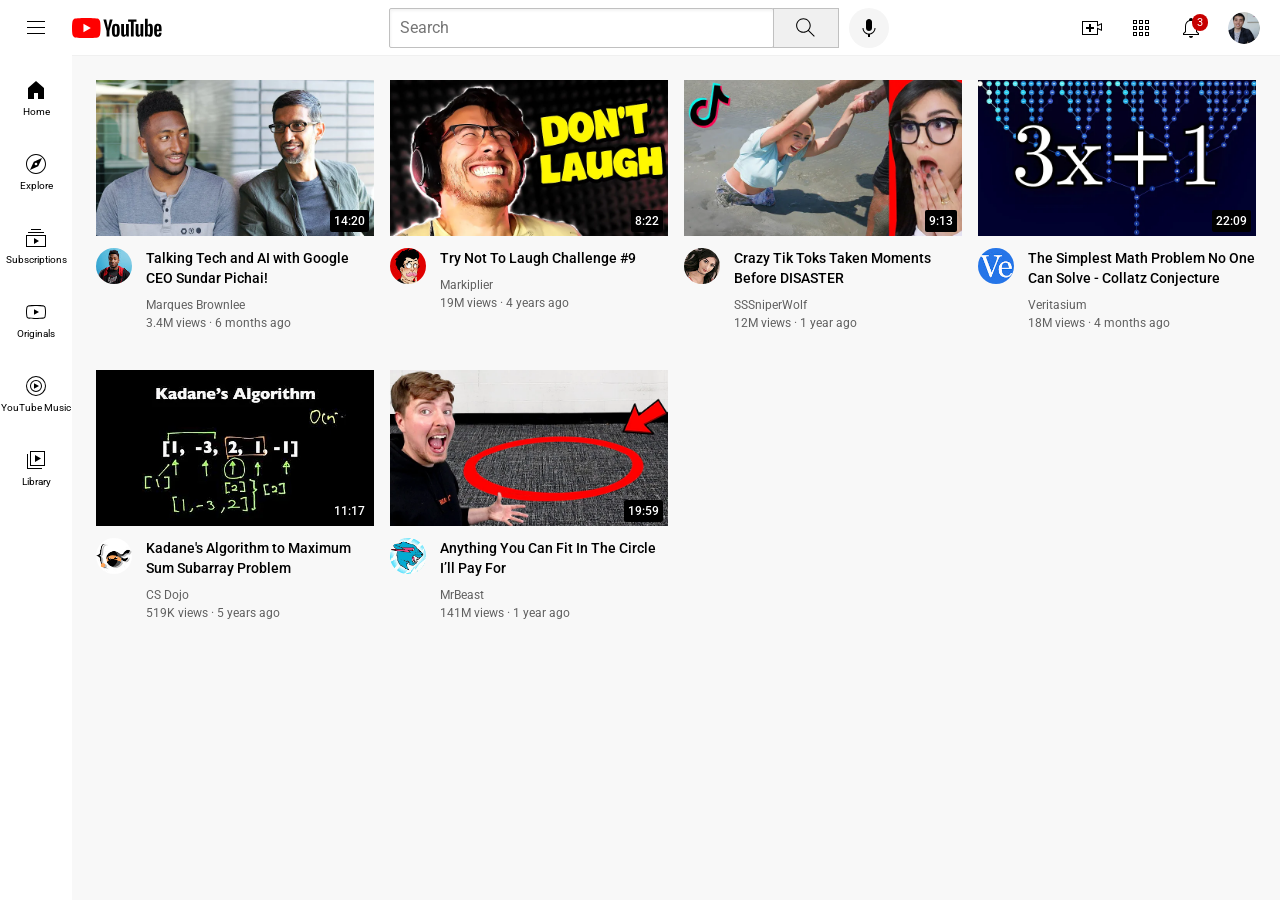
<file: index.html>
<!DOCTYPE html>
<html>
  <head>
    <title>Youtube.com Clone</title>

    <link rel="preconnect" href="https://fonts.googleapis.com">
    <link rel="preconnect" href="https://fonts.gstatic.com" crossorigin>
    <link href="https://fonts.googleapis.com/css2?family=Roboto:wght@400;500;700&display=swap" rel="stylesheet">

    <link rel="stylesheet" href="styles/general.css">
    <link rel="stylesheet" href="styles/header.css">
    <link rel="stylesheet" href="styles/video.css">
    <link rel="stylesheet" href="styles/sidebar.css">
  </head>
  <body>
    <div class="header">
      <div class="left-section">
        <img class="hamburger-menu" src="icons/hamburger-menu.svg">
        <img class="youtube-logo" src="icons/youtube-logo.svg">
      </div>
      <div class="middle-section">
        <input class="search-bar" type="text" placeholder="Search">
        <button class="search-button">
          <img class="search-icon" src="icons/search.svg">
          <div class="tooltip">Search</div>
        </button>
        <!-- Put position absolute inside position relative-->
        <button class="voice-search-button">
          <img class="voice-search-icon" src="icons/voice-search-icon.svg">
          <div class="tooltip">Search with your voice</div>
        </button>
      </div>
      <div class="right-section">
        <div class="upload-icon-container">
          <img class="upload-icon" src="icons/upload.svg">
          <div class="tooltip">Create</div>
        </div>
        <div class="youtube-app-icon-container">
          <img class="youtube-app-icon" src="icons/youtube-apps.svg">
          <div class="tooltip">YouTube Apps</div>
        </div>
        <div class="notifications-icon-container">
          <img class="notifications-icon" src="icons/notifications.svg">
          <div class="notifications-count">3</div>
          <div class="tooltip">Notifications</div>
        </div>
        
        <img class="current-user-picture" src="channel-pictures/my-channel.jpeg">
      </div> 
    </div>

    <div class="sidebar">
      <div class="sidebar-link">
        <img src="icons/home.svg">
        <div>Home</div>
      </div>
      <div class="sidebar-link">
        <img src="icons/explore.svg">
        <div>Explore</div>
      </div>
      <div class="sidebar-link">
        <img src="icons/subscriptions.svg">
        <div>Subscriptions</div>
      </div>
      <div class="sidebar-link">
        <img src="icons/originals.svg">
        <div>Originals</div>
      </div>
      <div class="sidebar-link">
        <img src="icons/youtube-music.svg">
        <div>YouTube Music</div>
      </div>
      <div class="sidebar-link">
        <img src="icons/library.svg">
        <div>Library</div>
      </div>
    </div>
  
    <div class="video-grid">
      <div class="video-preview">

        <div class="thumnail-row">
          <img class="thumnail" src="thumnails/thumbnail-1.webp">
          <div class="video-time">14:20</div>
        </div>
        <div class="video-info-grid">
          <div class="channel-picture">
            <img class="profile-picture" src="channel-pictures/channel-1.jpeg">
          </div>
          <div class="video-info">
            <p class="video-title">
              Talking Tech and AI with Google CEO Sundar Pichai!
            </p>
            <p class="video-author">
              Marques Brownlee
            </p>
            <p class="video-stats">
              3.4M views &#183 6 months ago
            </p>
          </div>     
        </div>
      </div>
  
      <div class="video-preview">
  
        <div class="thumnail-row">
          <img class="thumnail" src="thumnails/thumbnail-2.webp">
          <div class="video-time">8:22</div>
        </div>
        <div class="video-info-grid">
          <div class="channel-picture">
            <img class="profile-picture" src="channel-pictures/channel-2.jpeg">
          </div>
          <div class="video-info">
            <p class="video-title">
              Try Not To Laugh Challenge #9
            </p>
            <p class="video-author">
              Markiplier
            </p>
            <p class="video-stats">
              19M views &#183 4 years ago
            </p>
          </div>     
        </div>
      </div>
  
      <div class="video-preview">
  
        <div class="thumnail-row">
          <img class="thumnail" src="thumnails/thumbnail-3.webp">
          <div class="video-time">9:13</div>
        </div>
        <div class="video-info-grid">
          <div class="channel-picture">
            <img class="profile-picture" src="channel-pictures/channel-3.jpeg">
          </div>
          <div class="video-info">
            <p class="video-title">
              Crazy Tik Toks Taken Moments Before DISASTER
            </p>
            <p class="video-author">
              SSSniperWolf
            </p>
            <p class="video-stats">
              12M views &#183 1 year ago
            </p>
          </div>     
        </div>
      </div>
  
      <div class="video-preview">
  
        <div class="thumnail-row">
          <img class="thumnail" src="thumnails/thumbnail-4.webp">
          <div class="video-time">22:09</div>
        </div>
        <div class="video-info-grid">
          <div class="channel-picture">
            <img class="profile-picture" src="channel-pictures/channel-4.jpeg">
          </div>
          <div class="video-info">
            <p class="video-title">
              The Simplest Math Problem No One Can Solve - Collatz Conjecture
            </p>
            <p class="video-author">
              Veritasium
            </p>
            <p class="video-stats">
              18M views &#183 4 months ago
            </p>
          </div>     
        </div>
      </div>
  
      <div class="video-preview">
  
        <div class="thumnail-row">
          <img class="thumnail" src="thumnails/thumbnail-5.webp">
          <div class="video-time">11:17</div>
        </div>
        <div class="video-info-grid">
          <div class="channel-picture">
            <img class="profile-picture" src="channel-pictures/channel-5.jpeg">
          </div>
          <div class="video-info">
            <p class="video-title">
              Kadane's Algorithm to Maximum Sum Subarray Problem
            </p>
            <p class="video-author">
              CS Dojo
            </p>
            <p class="video-stats">
              519K views &#183 5 years ago
            </p>
          </div>     
        </div>
      </div>
  
      <div class="video-preview">
  
        <div class="thumnail-row">
          <img class="thumnail" src="thumnails/thumbnail-6.webp">
          <div class="video-time">19:59</div>
        </div>
        <div class="video-info-grid">
          <div class="channel-picture">
            <img class="profile-picture" src="channel-pictures/channel-6.jpeg">
          </div>
          <div class="video-info">
            <p class="video-title">
              Anything You Can Fit In The Circle I’ll Pay For
            </p>
            <p class="video-author">
              MrBeast
            </p>
            <p class="video-stats">
              141M views &#183 1 year ago
            </p>
          </div>     
        </div>
      </div>
    </div>
    
  </body>
</html>
</file>
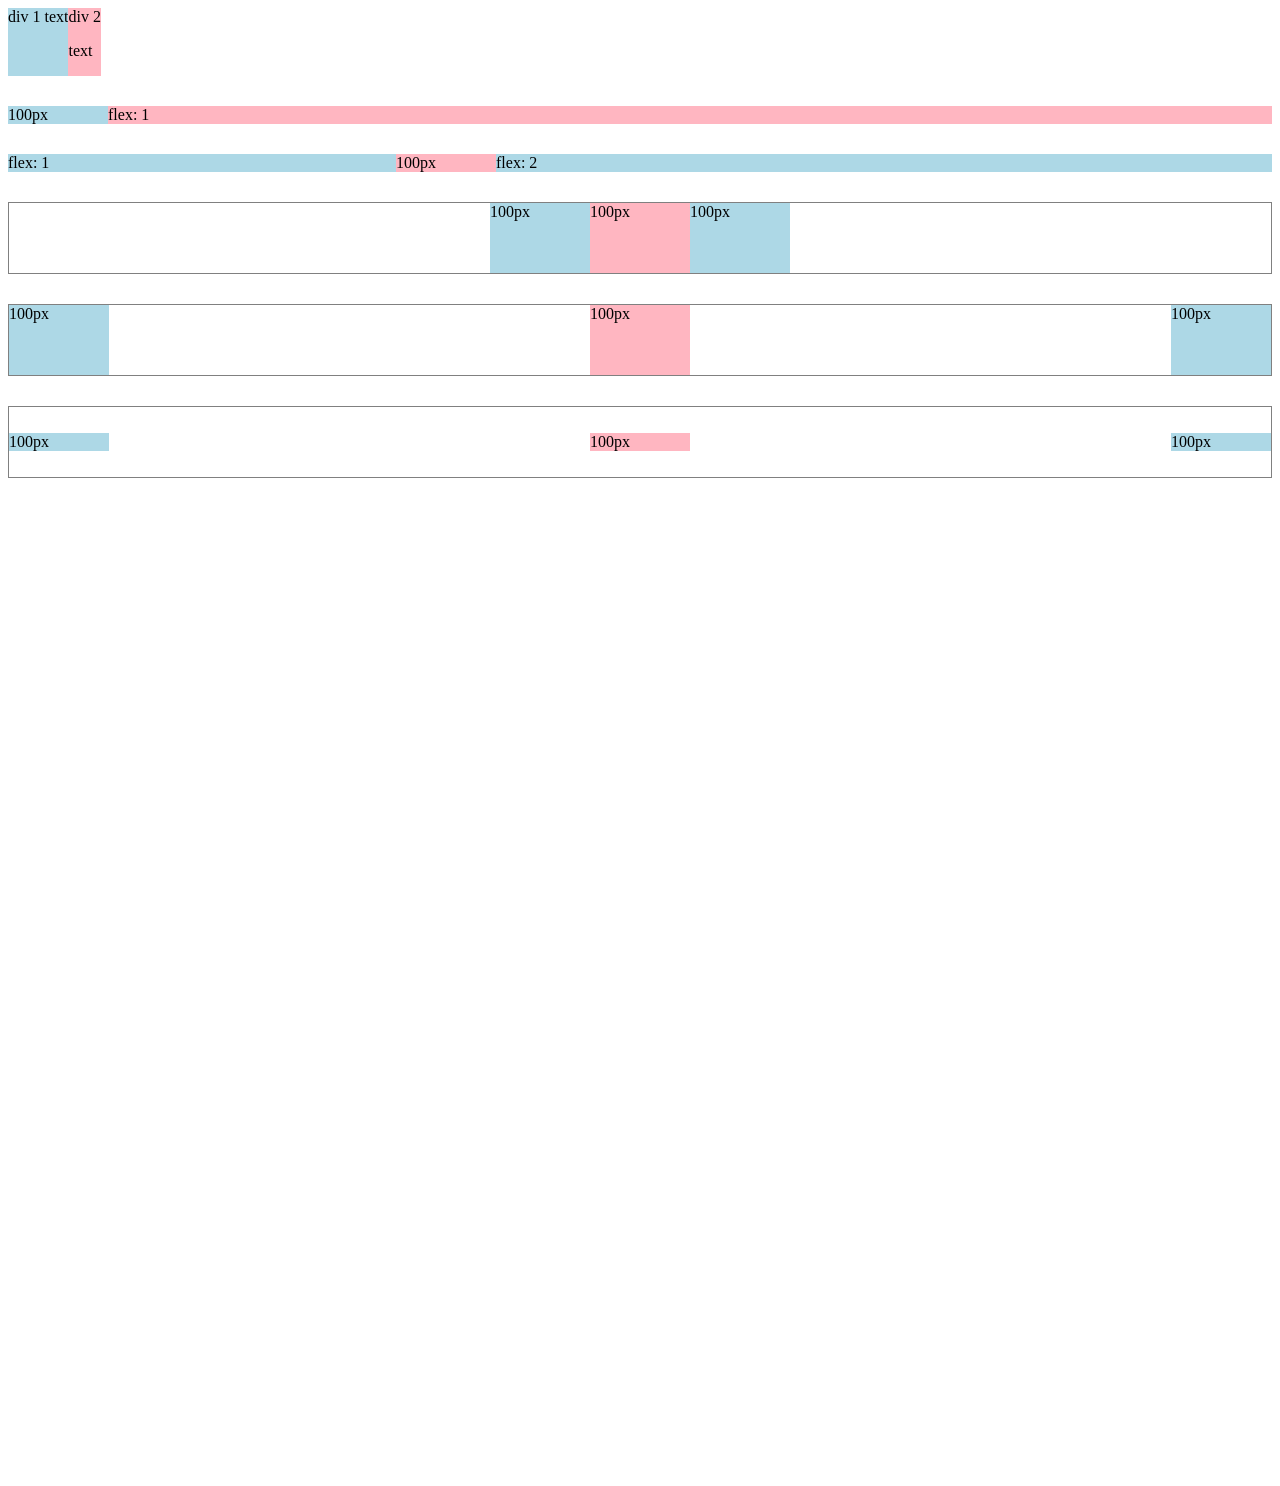
<file: flexbox.html>
<!DOCTYPE html>
<html>
<head>
  <title>Flexbox Practice</title>
</head>
<body style="padding-bottom: 1000px;">
  <div style="
      display:flex;
      flex-direction: row;
    ">
    <div style="background-color: lightblue;">div 1 text</div>
    <div style="background-color: lightpink;">div 2 <p>text</p></div>
  </div>

  <div style="
      margin-top: 30px;
      display:flex;
      flex-direction: row;
    ">
    <div style="background-color: lightblue; width: 100px;">100px</div>
    <div style="background-color: lightpink; flex: 1;">flex:  1</div>
  </div>

  <div style="
      margin-top: 30px;
      display:flex;
      flex-direction: row;
    ">    
    <div style="background-color: lightblue; flex: 1;">flex:  1</div>
    <div style="background-color: lightpink; width: 100px;">100px</div>   
    <div style="background-color: lightblue; flex: 2;">flex: 2</div>
  </div>

  <div style="
      margin-top: 30px;
      height: 70px;
      border-width: 1px;
      border-style: solid;
      border-color: grey;
      display:flex;
      flex-direction: row;
      justify-content: center;
    ">    
    <div style="background-color: lightblue; width: 100px;">100px</div>
    <div style="background-color: lightpink; width: 100px;">100px</div>   
    <div style="background-color: lightblue; width: 100px;">100px</div>
  </div>

  <div style="
      margin-top: 30px;
      height: 70px;
      border-width: 1px;
      border-style: solid;
      border-color: grey;
      display:flex;
      flex-direction: row;
      justify-content: space-between;
    ">    
    <div style="background-color: lightblue; width: 100px;">100px</div>
    <div style="background-color: lightpink; width: 100px;">100px</div>   
    <div style="background-color: lightblue; width: 100px;">100px</div>
  </div>

  <div style="
      margin-top: 30px;
      height: 70px;
      border-width: 1px;
      border-style: solid;
      border-color: grey;
      display:flex;
      flex-direction: row;
      justify-content: space-between;
      align-items: center;
    ">    
    <div style="background-color: lightblue; width: 100px;">100px</div>
    <div style="background-color: lightpink; width: 100px;">100px</div>   
    <div style="background-color: lightblue; width: 100px;">100px</div>
  </div>
</body>
</html>
</file>
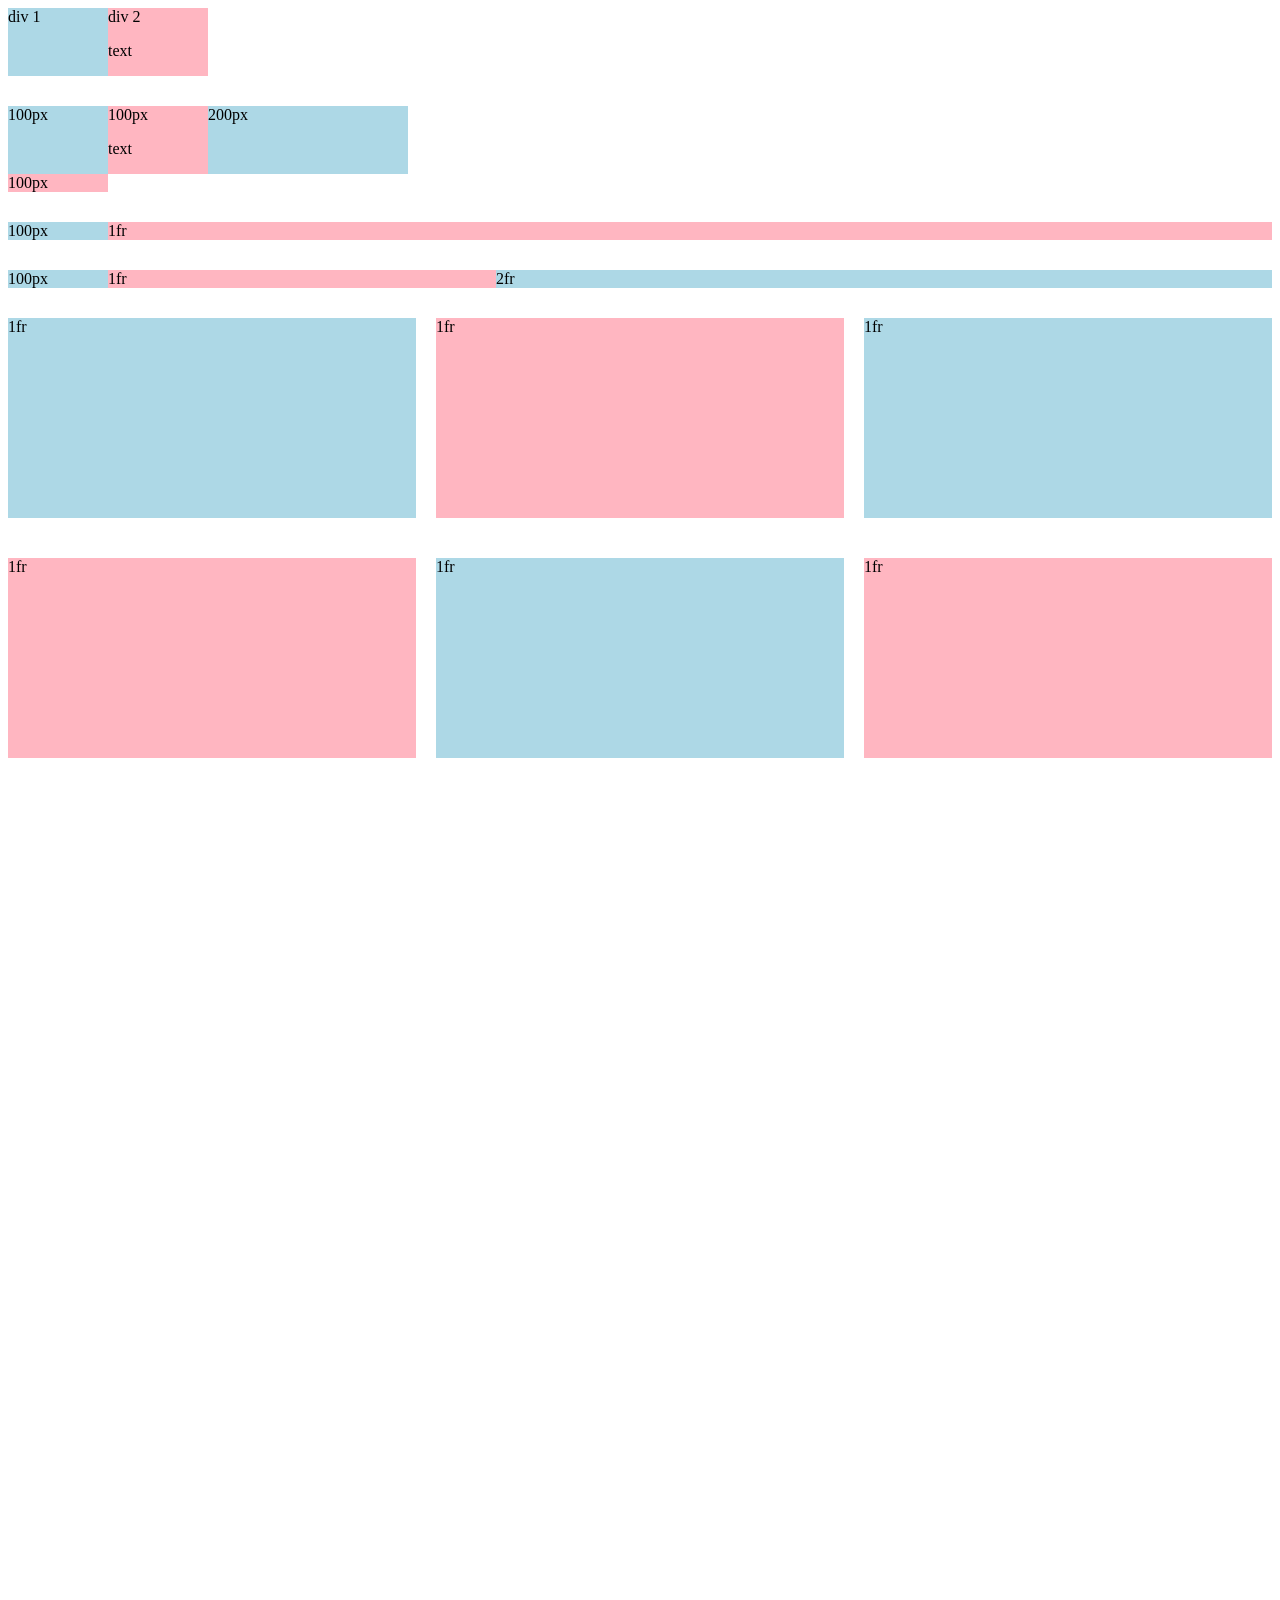
<file: grid.html>
<!DOCTYPE html>
<html>
  <head>
  <title>Grid Practice</title>
  </head>
  <body style="padding-bottom: 1000px;">
    <div style="
      display: grid;
      grid-template-columns: 100px 100px;
    ">
      <div style="background-color: lightblue;">div 1</div>
      <div style="background-color: lightpink;">div 2 <p>text</p></div>
    </div>

    <div style="
      margin-top: 30px;
     display: grid;
     grid-template-columns: 100px 100px 200px;
    ">
     <div style="background-color: lightblue;">100px</div>
     <div style="background-color: lightpink;">100px<p>text</p></div>
     <div style="background-color: lightblue;">200px</div>
     <div style="background-color: lightpink;">100px</div>
    </div>

    <div style="
     margin-top: 30px;
      display: grid;
      grid-template-columns: 100px 1fr;
    ">
      <div style="background-color: lightblue;">100px</div>
      <div style="background-color: lightpink;">1fr</div>
    </div>

    <div style="
     margin-top: 30px;
      display: grid;
      grid-template-columns: 100px 1fr 2fr;
    ">
      <div style="background-color: lightblue;">100px</div>
      <div style="background-color: lightpink;">1fr</div>
      <div style="background-color: lightblue;">2fr</div>
    </div>

    <div style="
     margin-top: 30px;
      display: grid;
      grid-template-columns: 1fr 1fr 1fr;
      column-gap: 20px;
      row-gap: 40px;
    ">
      <div style="background-color: lightblue; height: 200px;">1fr</div>
      <div style="background-color: lightpink; height: 200px;">1fr</div>
      <div style="background-color: lightblue; height: 200px;">1fr</div>
      <div style="background-color: lightpink; height: 200px;">1fr</div>
      <div style="background-color: lightblue; height: 200px;">1fr</div>
      <div style="background-color: lightpink; height: 200px;">1fr</div>
    </div>
  </body>
</html>
</file>
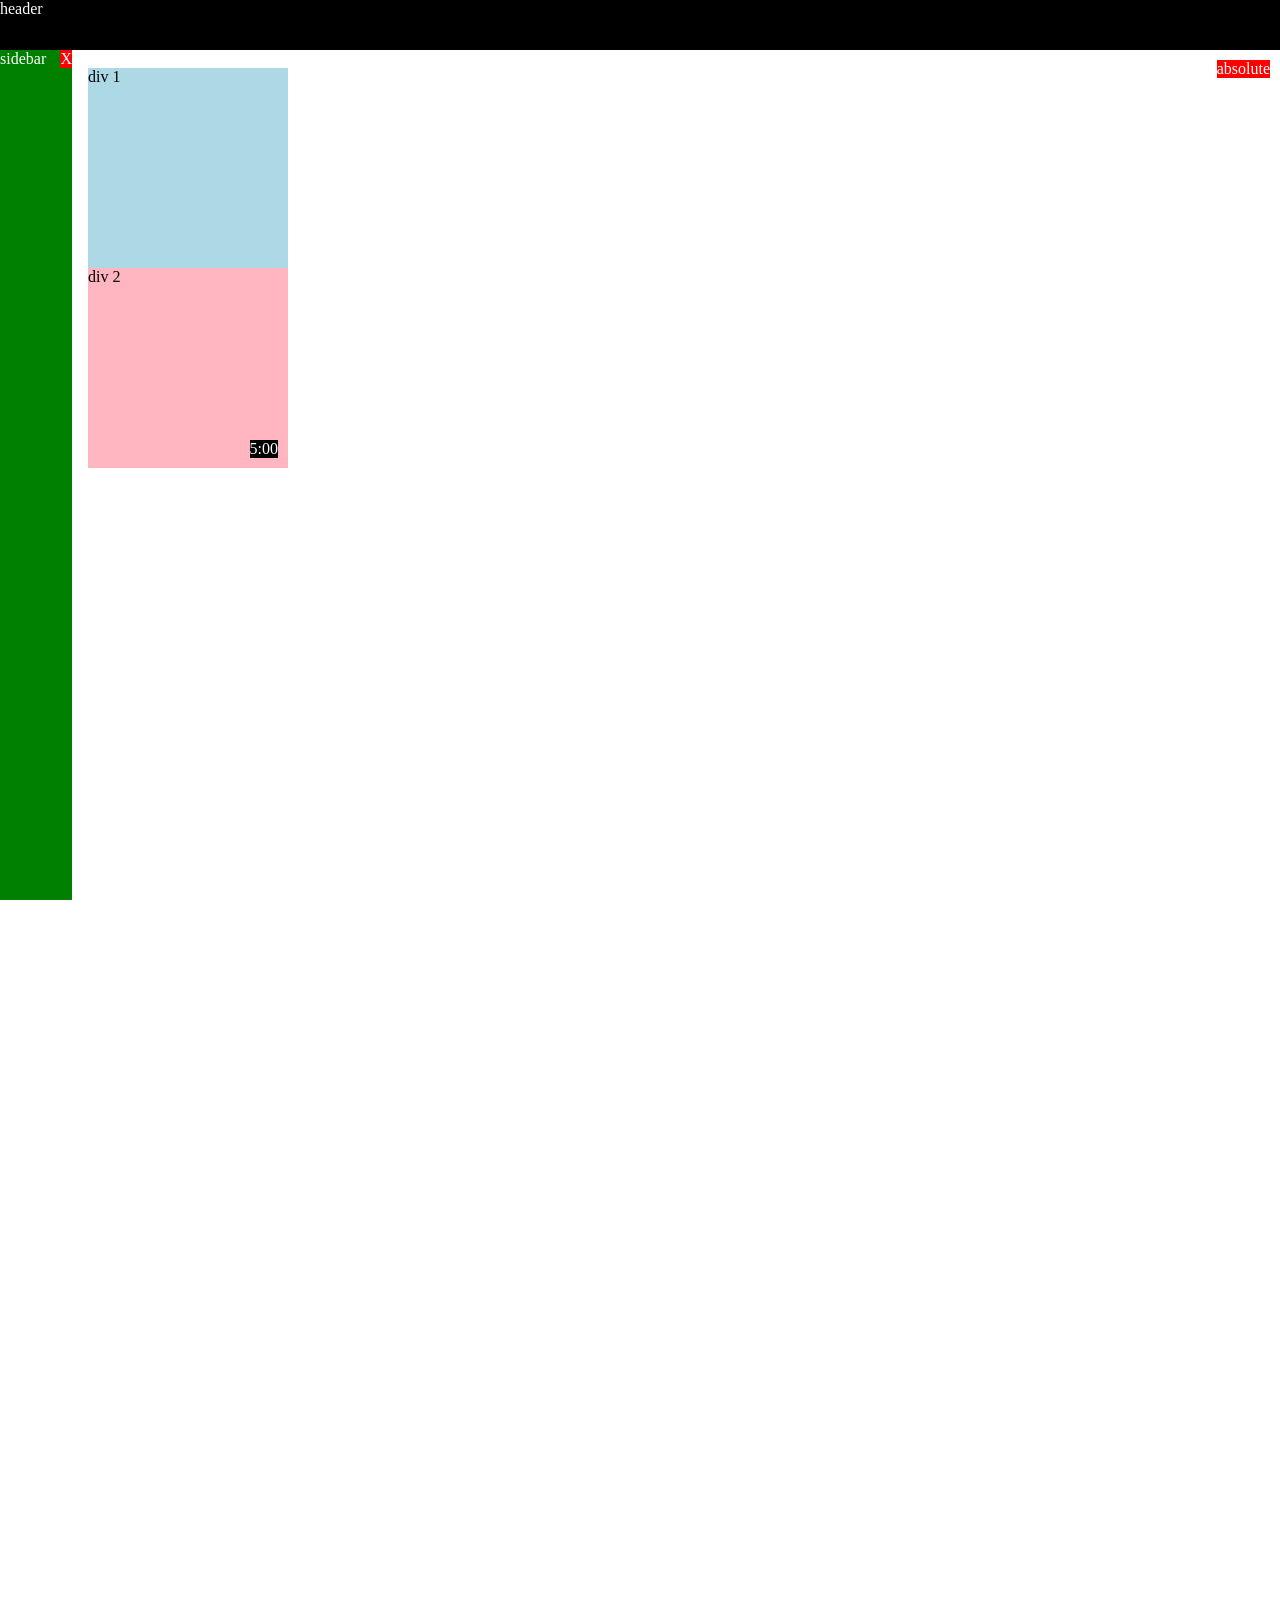
<file: position.html>
<!DOCTYPE html>
<html>
<head>
  <title>Position Practice</title>
</head>
<body style="
    height:3000px;
    padding-top: 60px;
    padding-left: 80px;
">
  <div style="
    background-color: black;
    color: white;
    position: fixed;
    top: 0;
    left: 0;
    right: 0;
    height: 50px;
    z-index: 100;
  ">header</div>

  <div style="
    background-color: green;
    color: white;
    position: fixed;
    left: 0;
    bottom: 0;
    top: 50px;
    width: 72px;

  ">
    sidebar
    <div style="
      position: absolute;
      background-color: red;
      color: white;
      top: 0;
      right: 0;
    ">
      X
    </div>
  </div>

  <div style="
    position: absolute;
    background-color: red;
    color: white;
    top: 60px;
    right: 10px;
  ">
    absolute
  </div>

  <div style="
    background-color: lightblue;
    height: 200px;
    width: 200px;
    position: static;
    ">div 1</div>
  <div style="
    background-color: lightpink;
    height: 200px;
    width: 200px;
    position: relative;
  ">
    div 2
    <div style="
      position: absolute;
      background-color: black;
      color: white;
      bottom: 10px;
      right: 10px;
    ">
      5:00
    </div>
  </div>
</body>
</html>
</file>
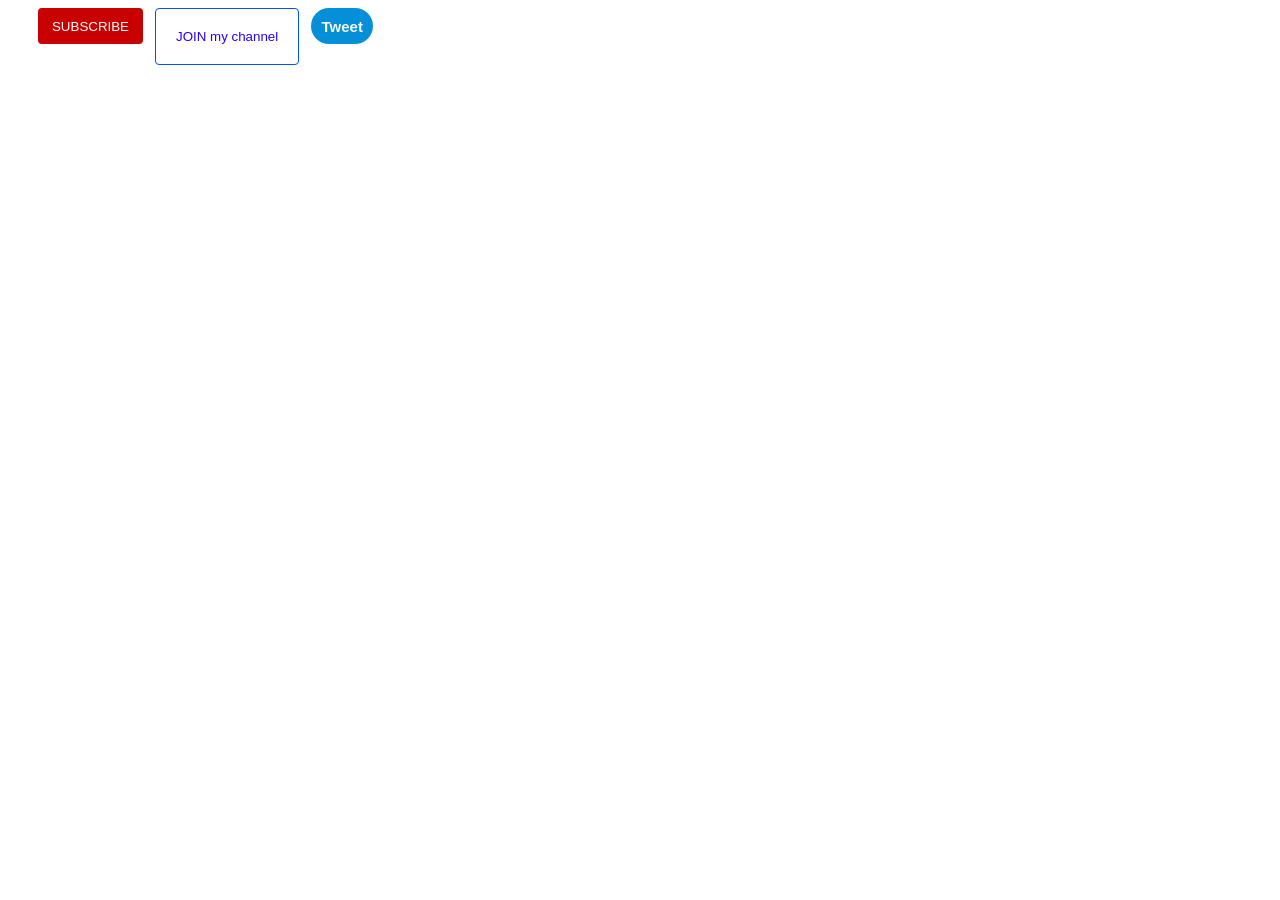
<file: intro-to-html/buttons.html>
<!DOCTYPE html>
<html>
  <head>
     <title>Buttons Practice</title>
    <link rel="stylesheet" href="styles/buttons.css">
  
  </head>
  <body>
    <button class="subscribe-button">
      SUBSCRIBE
    </button>
    
    <button class="join-button">
      JOIN my channel
    </button>
    
    <button class="tweet-button">
      Tweet
    </button>
  </body>
</html>
</file>
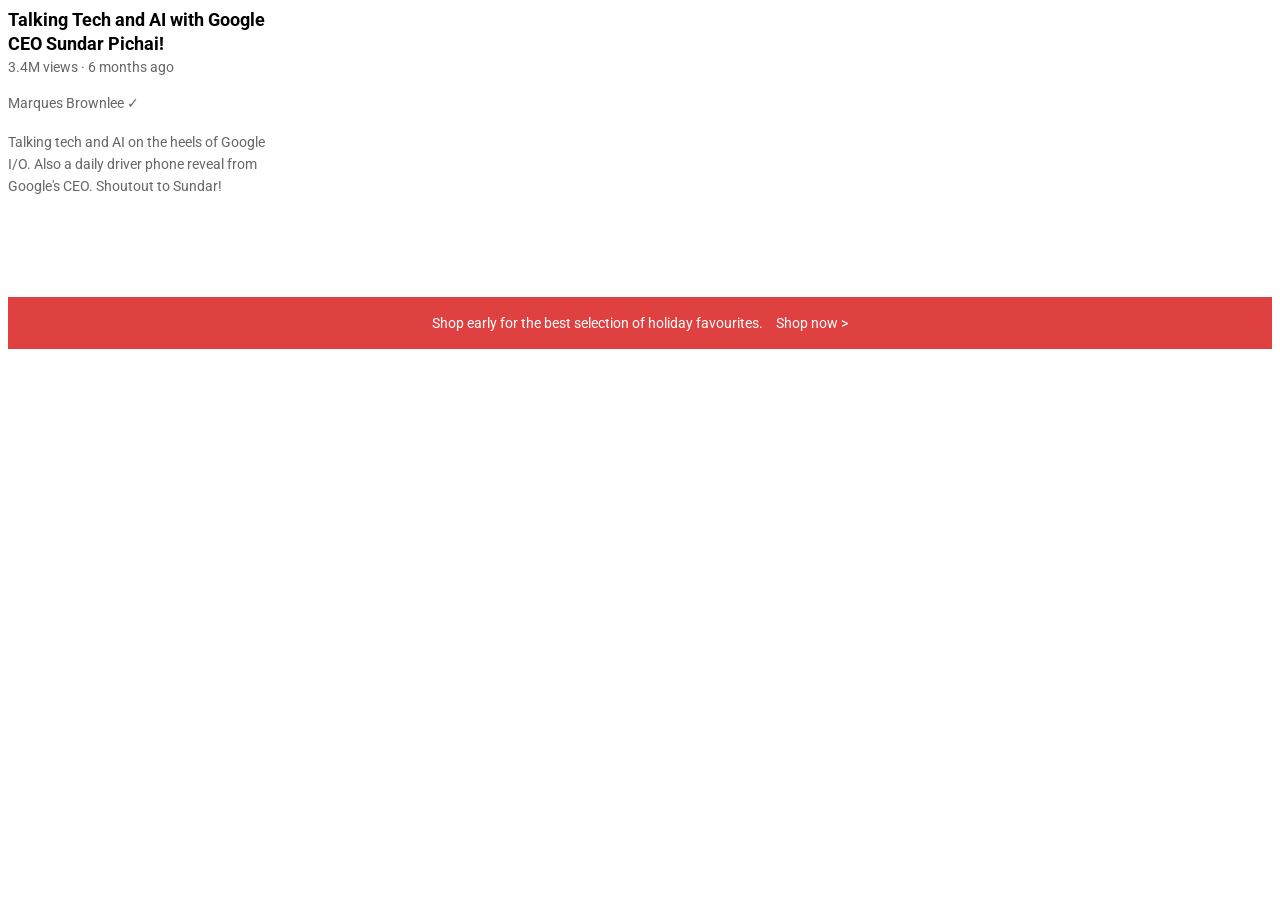
<file: intro-to-html/text.html>
<!DOCTYPE html>
<html>
  <head>
    <title>Text Practice</title>

    <link rel="preconnect" href="https://fonts.googleapis.com">
    <link rel="preconnect" href="https://fonts.gstatic.com" crossorigin>
    <link href="https://fonts.googleapis.com/css2?family=Roboto:wght@400;700&display=swap" rel="stylesheet">

    <link rel="stylesheet" href="styles/text.css">

  </head>
  <body>
    <p class="video-title">
      Talking Tech and AI with Google CEO Sundar Pichai!
    </p>
    
    <p class="video-stats">
      3.4M views &#183; 6 months ago
    </p>
    
    <p class="video-author">
      Marques Brownlee &#10003;
    </p>
    
    <p class="video-description">
      Talking tech and AI on the heels of Google I/O. Also a daily driver phone reveal from Google's CEO. Shoutout to Sundar!
    </p>
    
    <p class="apple-text">
      Shop early for the best selection of holiday favourites. <span class="shop-link">Shop now &#62;</span> 
    </p>
  </body>

</html>
</file>
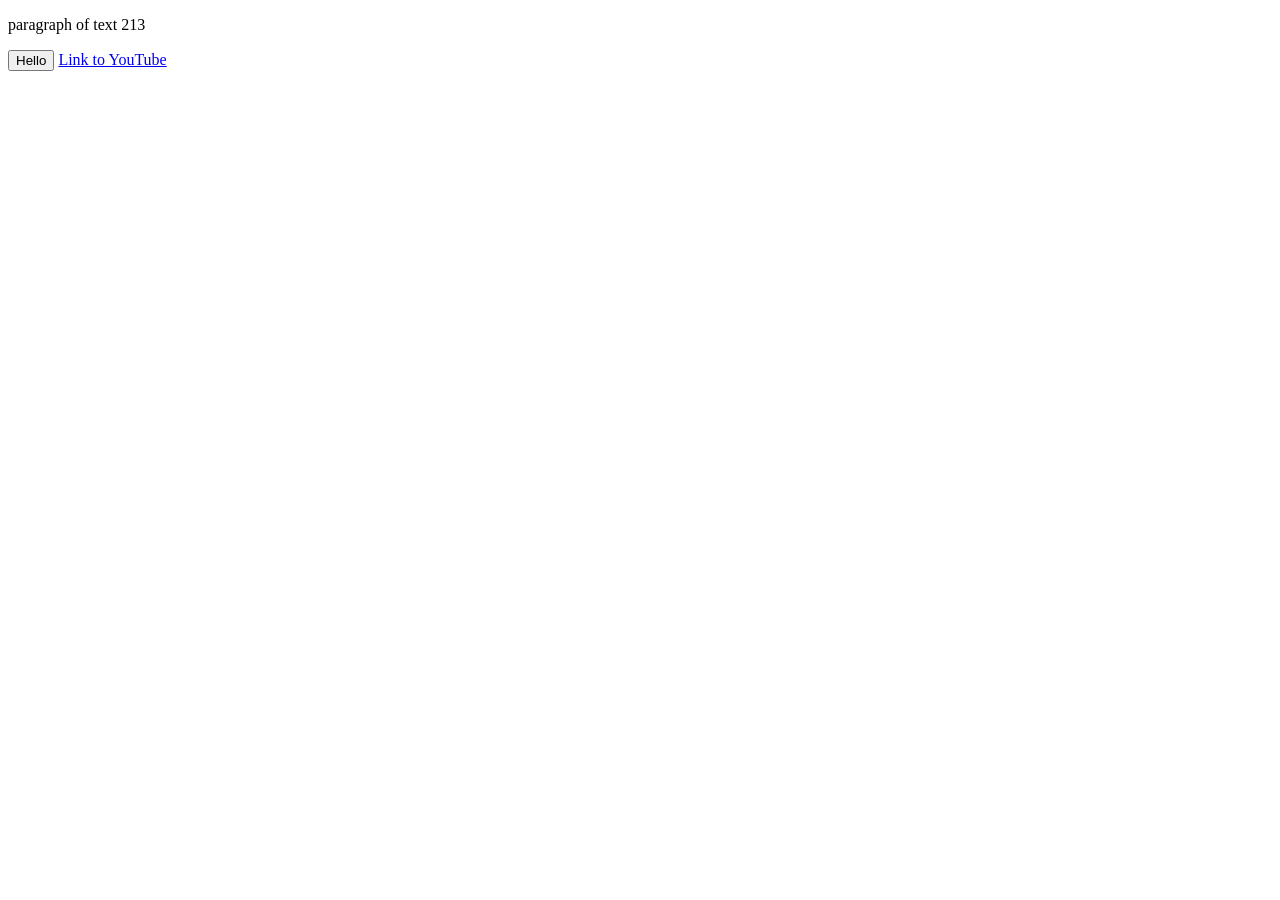
<file: intro-to-html/website.html>
<!DOCTYPE html>
<html>
  <head>
    <title>First Website</title>
  </head>
  <body>
    <p>
      paragraph of text 213
    </p>
    
    <button>
      Hello
    </button>
    
    <a href="https://www.youtube.com/" target="_blank">
      Link to YouTube
    </a>
  </body>
</html>
</file>
<file: styles/general.css>
p {
  margin-top: 0;
  margin-bottom: 0;
}

body {
  /* This style below will be inherited */
  font-family: Roboto, Arial;
  margin: 0;
  padding-top: 80px;
  padding-left: 96px;
  padding-right: 24px;
  background-color: rgb(248, 248, 248);
}
</file>
<file: styles/header.css>
.header {
  height: 55px;
  display: flex;
  flex-direction: row;
  justify-content: space-between;

  position: fixed;
  top: 0;
  left: 0;
  right: 0;
  z-index: 100;

  background-color: white;
  border-bottom-width: 1px;
  border-bottom-style: solid;
  border-bottom-color: rgb(240, 240, 240);
}

.left-section {
  display: flex;
  align-items: center;
}

.middle-section {
  flex: 1;
  margin-left: 70px;
  margin-right: 35px;
  max-width: 500px;
  display: flex;
  align-items: center;
}

.right-section {
  width: 180px;
  margin-right: 20px;
  display: flex;
  align-items: center;
  justify-content: space-between;
  flex-shrink: 0;
}

.hamburger-menu {
  height: 24px;
  margin-left: 24px;
  margin-right: 24px;
}

.youtube-logo {
  height: 20px;
}

.search-bar {
  flex: 1;
  height: 36px;
  padding-left: 10px;
  font-size: 16px;
  border: 1px solid rgb(192, 192, 192);
  border-radius: 2px;
  box-shadow: inset 1px 2px 3px rgba(0, 0, 0, 0.05);
  width: 0;
}

.search-bar::placeholder {
  font-family: Roboto, Arial;
  font-size: 16px;
}

.search-button {
  height: 40px;
  width: 66px;
  background-color: rgb(240, 240, 240);
  border-width: 1px;
  border-style: solid;
  border-color: rgb(192, 192, 192);
  margin-left: -1px;
  margin-right: 10px;
}

.search-button,
.voice-search-button,
.upload-icon-container,
.youtube-app-icon-container,
.notifications-icon-container {
  display: flex;
  justify-content: center;
  align-items: center;
  position: relative;
}

.search-button .tooltip,
.voice-search-button .tooltip,
.upload-icon-container .tooltip,
.youtube-app-icon-container .tooltip,
.notifications-icon-container .tooltip {
  font-family: Roboto, Arial;
  position: absolute;
  background-color: grey;
  color: white;
  padding-top: 4px;
  padding-bottom: 4px;
  padding-left: 8px;
  padding-right: 8px;
  border-radius: 2px;
  font-size: 12px;
  bottom: -30px;
  opacity: 0;
  transition: opacity 0.15s;
  pointer-events: none;
  white-space: nowrap;
}

.search-button:hover .tooltip,
.voice-search-button:hover .tooltip,
.upload-icon-container:hover .tooltip,
.youtube-app-icon-container:hover .tooltip,
.notifications-icon-container:hover .tooltip {
  opacity: 1;
}

.search-icon {
  height: 25px;
}

.voice-search-button {
  height: 40px;
  width: 40px;
  border-radius: 20px;
  border: none;
  background-color: rgb(245, 245, 245);
}

.voice-search-icon {
  height: 24px;
}

.upload-icon {
  height: 24px;
}

.youtube-app-icon {
  height: 24px;
}

.notifications-icon {
  height: 24px;
}

.notifications-icon-container {
  position: relative;
}

.notifications-count {
  position: absolute;
  top: -2px;
  right: -5px;
  background-color: rgb(199, 0, 0);
  color: white;
  font-family: Roboto, Arial;
  font-size: 11px;
  padding-left: 5px;
  padding-right: 5px;
  padding-top: 2px;
  padding-bottom: 2px;
  border-radius: 10px;
}

.current-user-picture {
  height: 32px;
  border-radius: 16px;
}
</file>
<file: styles/video.css>
.thumnail {
  width: 100%;
}

.video-author,
.video-stats {
  display: block;
}

.video-title {
  margin-top: 0;
  font-size: 14px;
  font-weight: 500;
  line-height: 20px;
  margin-bottom: 10px;
}

.video-info-grid {
  display: grid;
  grid-template-columns: 50px 1fr;
}

.profile-picture {
  display: inline-block;
  width: 36px;
  border-radius: 50px;
}

.thumnail-row {
  margin-bottom: 8px;
  position: relative;
}

.video-author {
  font-size: 12px;
  color: rgb(96, 96, 96);
  margin-bottom: 4px;
}
.video-stats {
  font-size: 12px;
  color: rgb(96, 96, 96)
}

.video-grid {
  display: grid;
  grid-template-columns: 1fr 1fr 1fr;
  column-gap: 16px;
  row-gap: 40px;
}

@media (max-width: 750px) {
  .video-grid {
    grid-template-columns: 1fr 1fr;
  }
}

@media (min-width: 751px) and (max-width: 999px) {
  .video-grid {
    grid-template-columns: 1fr 1fr 1fr;
  }
}

@media (min-width: 1000px) {
  .video-grid {
    grid-template-columns: 1fr 1fr 1fr 1fr;
  }
}

.video-time {
  font-family: Roboto, Arial;
  font-size: 12px;
  font-weight: 500;
  padding: 4px;
  border-radius: 2px;
  background-color: black;
  color: white;
  position: absolute;
  bottom: 8px;
  right: 5px;
}
</file>
<file: styles/sidebar.css>
.sidebar {
  position: fixed;
  left: 0;
  bottom: 0;
  top: 55px;
  background-color: white;
  width: 72px;
  z-index: 200;
  padding-top: 5px;
}

.sidebar-link { 
  height: 74px;
  display: flex;
  justify-content: center;
  align-items: center;
  flex-direction: column;
  cursor: pointer;
}
.sidebar-link:hover {
  background-color: rgb(235, 235, 235);
}

.sidebar-link img {
  height: 24px;
  margin-bottom: 4px; 
}

.sidebar-link div {
  font-family: Roboto, Arial;
  font-size: 10px; 
}
</file>
<file: intro-to-html/styles/buttons.css>
.subscribe-button {
  background-color: rgb(200, 0, 0);
  color: white; 
  border: none;
  height: 36px;
  width: 105px;
  border-radius: 4px;
  cursor: pointer;
  margin-left: 30px;
  margin-right: 8px;
  transition: opacity 0.5s;
  vertical-align: top;
}

.subscribe-button:hover {
  opacity: 0.8;
}

.subscribe-button:active {
  opacity: 0.5;
}

.join-button {
  background-color: white;
  color: rgb(38, 0, 255); 
  border-color: rgb(0, 81, 255);
  border-style: solid;
  border-width: 1px;
  border-radius: 4px;
  cursor: pointer;
  padding-top: 20px;
  padding-left: 20px;
  padding-right: 20px;
  padding-bottom: 20px;
  transition: background-color 0.5s,
  color 0.5s;  
}

.join-button:hover {
  background-color: rgb(2, 21, 235);
  color: rgb(255, 255, 255);
}

.join-button:active {
  opacity: 0.7;
}



.tweet-button {
  background-color: rgb(5, 143, 217);
  color: rgb(246, 246, 246); 
  border: none;
  border-radius: 20px;
  height: 36px;
  width: 62px;
  font-weight: bold;
  font-size: 15px;
  cursor: pointer;
  margin-left: 8px;
  transition: box-shadow 0.5s;
  vertical-align: top;
}

.tweet-button:hover {
  box-shadow: 5px 5px 10px rgba(0,0,0,0.15);
}
</file>
<file: intro-to-html/styles/text.css>
p {
  font-family: Roboto;
  margin-top: 0;
  margin-bottom: 0;
}

.video-title { 
  font-size: 18px;
  font-weight: bold;
  width: 280px;
  line-height: 24px;
  margin-bottom: 3px;

}

.video-stats {
  font-size: 14px;
  color: rgb(103, 101, 101);
  margin-bottom: 20px;
}

.video-author {
 font-size: 14px;
 color: rgb(103, 101, 101);
 margin-bottom: 20px;
}

.video-description {
 font-size: 14px;
 color: rgb(103, 101, 101);
 width: 280px;
 line-height: 22px;
 margin-bottom: 100px;
}

.apple-text {
 font-size: 14px;
 background-color: rgb(223, 64, 64);
 color: rgb(255, 255, 255);
 text-align: center;
 padding-top: 18px;
 padding-bottom: 18px;
 margin-bottom: 50px;
 
}

.shop-link {
  cursor: pointer;
  margin-left: 10px;
}

.shop-link:hover {
  text-decoration: underline;
}
</file>
